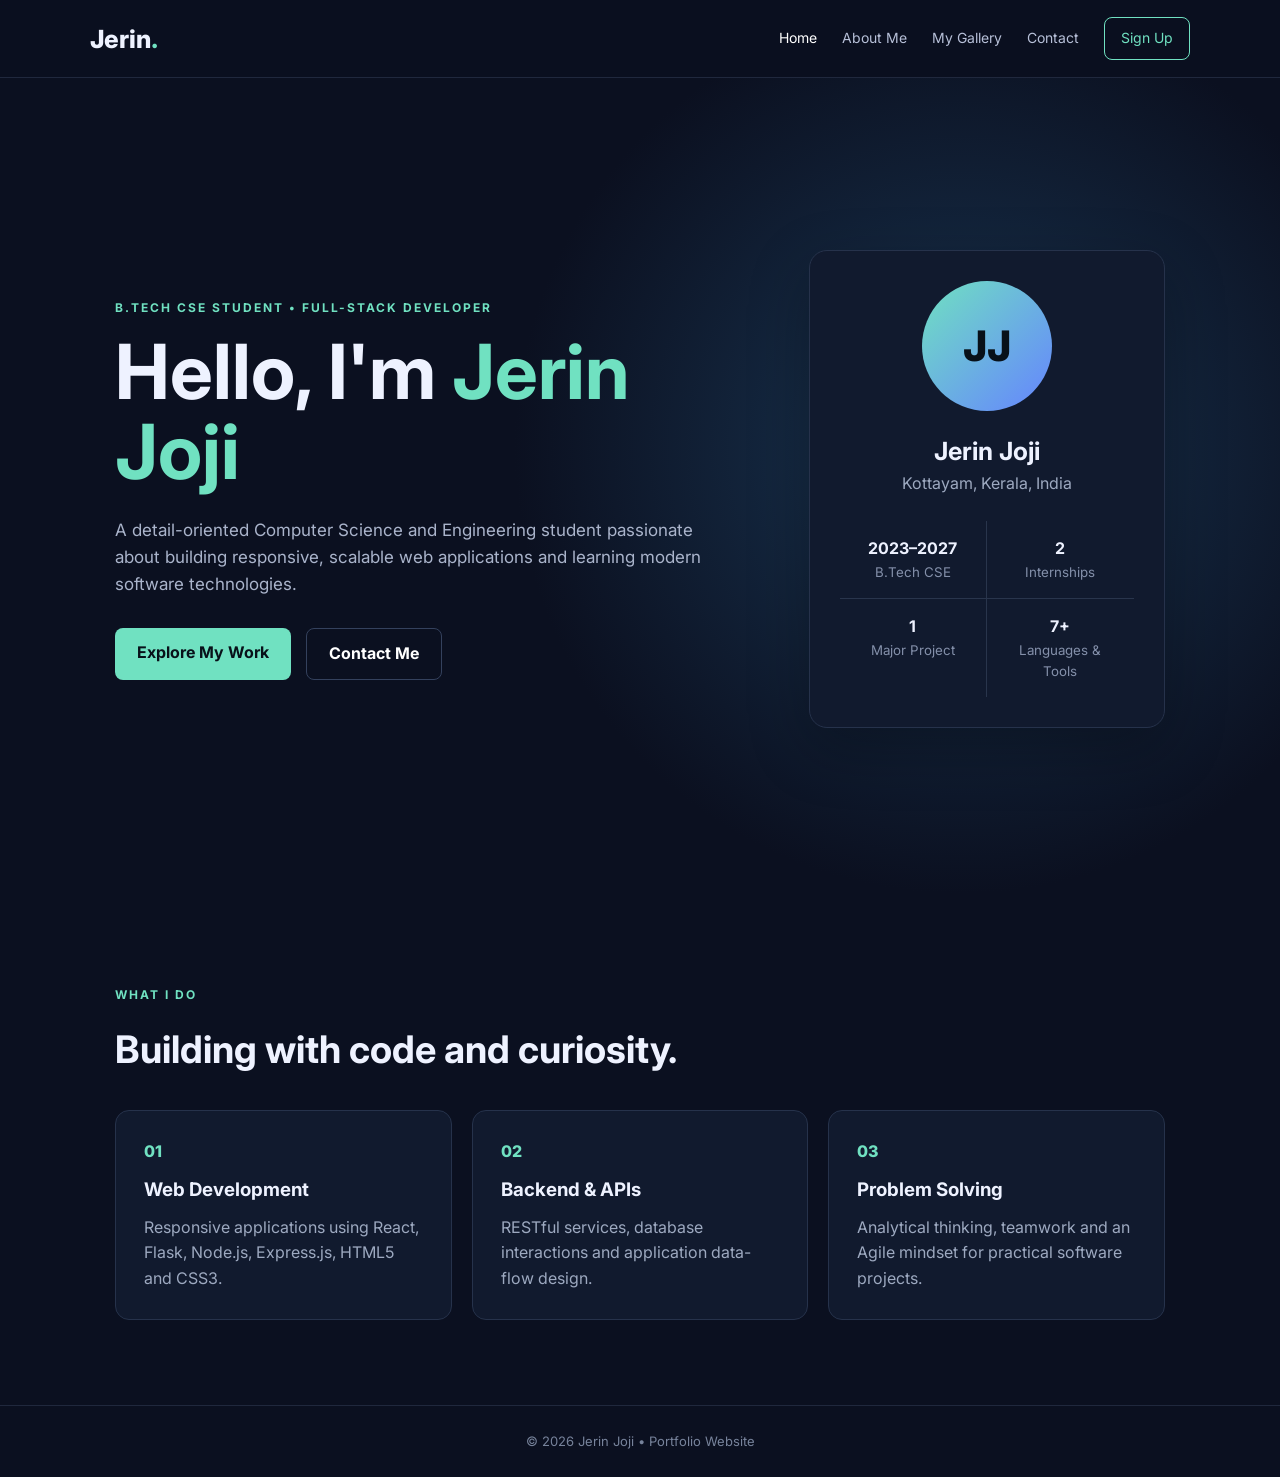
<file: index.html>
<!DOCTYPE html>
<html lang="en">
<head>
  <meta charset="UTF-8">
  <meta name="viewport" content="width=device-width, initial-scale=1.0">
  <title>Jerin Joji | Portfolio</title>
  <link rel="stylesheet" href="style.css">
</head>
<body>
<header class="navbar">
  <a class="logo" href="index.html">Jerin<span>.</span></a>
  <nav>
    <a class="active" href="index.html">Home</a>
    <a href="about.html">About Me</a>
    <a href="gallery.html">My Gallery</a>
    <a href="contact.html">Contact</a>
    <a class="nav-btn" href="signup.html">Sign Up</a>
  </nav>
</header>

<main>
<section class="hero">
  <div class="hero-text">
    <p class="eyebrow">B.Tech CSE Student • Full-Stack Developer</p>
    <h1>Hello, I'm <span>Jerin Joji</span></h1>
    <p class="lead">A detail-oriented Computer Science and Engineering student passionate about building responsive, scalable web applications and learning modern software technologies.</p>
    <div class="actions">
      <a class="btn" href="about.html">Explore My Work</a>
      <a class="btn outline" href="contact.html">Contact Me</a>
    </div>
  </div>
  <div class="hero-card">
    <div class="avatar">JJ</div>
    <h2>Jerin Joji</h2>
    <p>Kottayam, Kerala, India</p>
    <div class="mini-grid">
      <div><b>2023–2027</b><small>B.Tech CSE</small></div>
      <div><b>2</b><small>Internships</small></div>
      <div><b>1</b><small>Major Project</small></div>
      <div><b>7+</b><small>Languages & Tools</small></div>
    </div>
  </div>
</section>

<section class="section">
  <p class="eyebrow">What I Do</p>
  <h2>Building with code and curiosity.</h2>
  <div class="cards">
    <article><div class="icon">01</div><h3>Web Development</h3><p>Responsive applications using React, Flask, Node.js, Express.js, HTML5 and CSS3.</p></article>
    <article><div class="icon">02</div><h3>Backend & APIs</h3><p>RESTful services, database interactions and application data-flow design.</p></article>
    <article><div class="icon">03</div><h3>Problem Solving</h3><p>Analytical thinking, teamwork and an Agile mindset for practical software projects.</p></article>
  </div>
</section>
</main>
<footer>© 2026 Jerin Joji • Portfolio Website</footer>
</body>
</html>
</file>
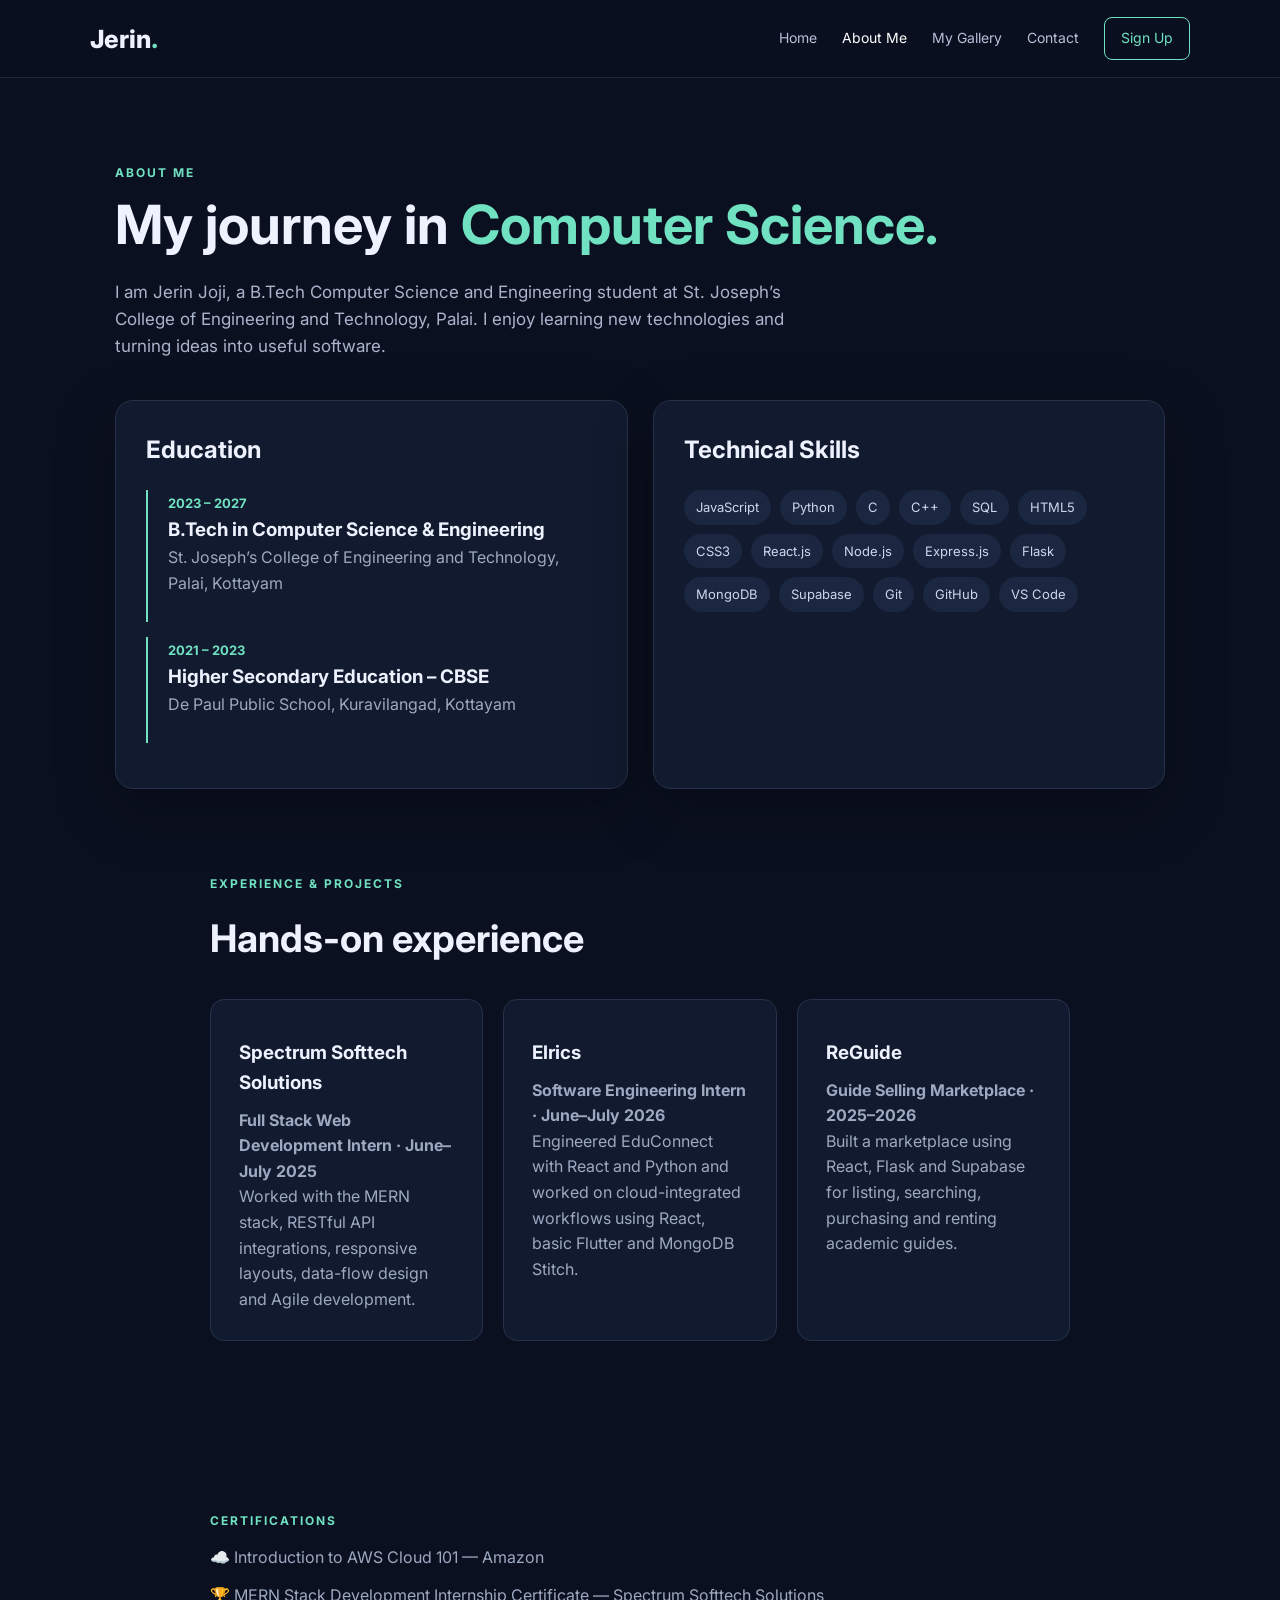
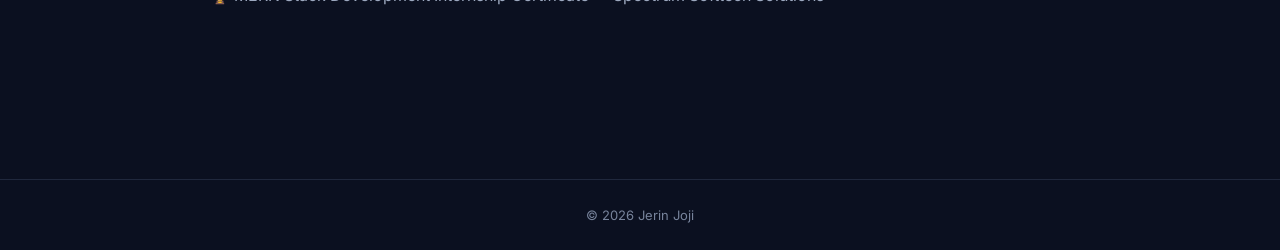
<file: about.html>
<!DOCTYPE html>
<html lang="en"><head><meta charset="UTF-8"><meta name="viewport" content="width=device-width,initial-scale=1.0"><title>About | Jerin Joji</title><link rel="stylesheet" href="style.css"></head>
<body>
<header class="navbar"><a class="logo" href="index.html">Jerin<span>.</span></a><nav><a href="index.html">Home</a><a class="active" href="about.html">About Me</a><a href="gallery.html">My Gallery</a><a href="contact.html">Contact</a><a class="nav-btn" href="signup.html">Sign Up</a></nav></header>
<main class="page">
<p class="eyebrow">About Me</p><h1>My journey in <span>Computer Science.</span></h1>
<p class="intro">I am Jerin Joji, a B.Tech Computer Science and Engineering student at St. Joseph’s College of Engineering and Technology, Palai. I enjoy learning new technologies and turning ideas into useful software.</p>
<section class="two-col">
<div class="panel"><h2>Education</h2><div class="timeline"><div><b>2023 – 2027</b><h3>B.Tech in Computer Science & Engineering</h3><p>St. Joseph’s College of Engineering and Technology, Palai, Kottayam</p></div><div><b>2021 – 2023</b><h3>Higher Secondary Education – CBSE</h3><p>De Paul Public School, Kuravilangad, Kottayam</p></div></div></div>
<div class="panel"><h2>Technical Skills</h2><div class="tags"><span>JavaScript</span><span>Python</span><span>C</span><span>C++</span><span>SQL</span><span>HTML5</span><span>CSS3</span><span>React.js</span><span>Node.js</span><span>Express.js</span><span>Flask</span><span>MongoDB</span><span>Supabase</span><span>Git</span><span>GitHub</span><span>VS Code</span></div></div>
</section>
<section class="section"><p class="eyebrow">Experience & Projects</p><h2>Hands-on experience</h2><div class="cards">
<article><h3>Spectrum Softtech Solutions</h3><p><b>Full Stack Web Development Intern · June–July 2025</b></p><p>Worked with the MERN stack, RESTful API integrations, responsive layouts, data-flow design and Agile development.</p></article>
<article><h3>Elrics</h3><p><b>Software Engineering Intern · June–July 2026</b></p><p>Engineered EduConnect with React and Python and worked on cloud-integrated workflows using React, basic Flutter and MongoDB Stitch.</p></article>
<article><h3>ReGuide</h3><p><b>Guide Selling Marketplace · 2025–2026</b></p><p>Built a marketplace using React, Flask and Supabase for listing, searching, purchasing and renting academic guides.</p></article>
</div></section>
<section class="section"><p class="eyebrow">Certifications</p><div class="certs"><div>☁️ Introduction to AWS Cloud 101 — Amazon</div><div>🏆 MERN Stack Development Internship Certificate — Spectrum Softtech Solutions</div></div></section>
</main><footer>© 2026 Jerin Joji</footer></body></html>
</file>
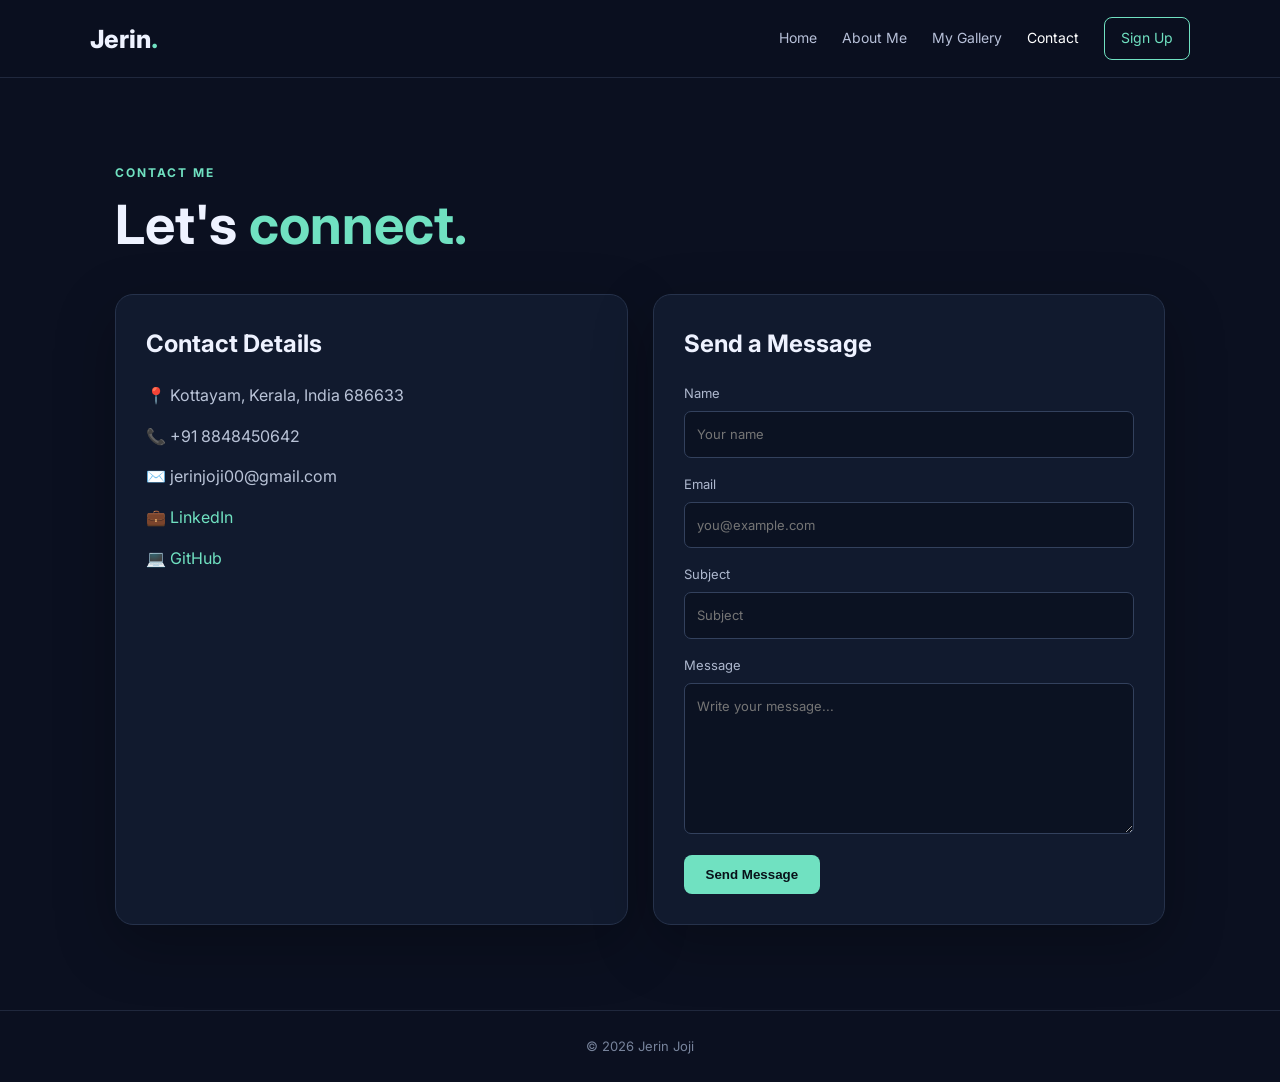
<file: contact.html>
<!DOCTYPE html>
<html lang="en"><head><meta charset="UTF-8"><meta name="viewport" content="width=device-width,initial-scale=1.0"><title>Contact | Jerin Joji</title><link rel="stylesheet" href="style.css"></head>
<body>
<header class="navbar"><a class="logo" href="index.html">Jerin<span>.</span></a><nav><a href="index.html">Home</a><a href="about.html">About Me</a><a href="gallery.html">My Gallery</a><a class="active" href="contact.html">Contact</a><a class="nav-btn" href="signup.html">Sign Up</a></nav></header>
<main class="page"><p class="eyebrow">Contact Me</p><h1>Let's <span>connect.</span></h1><div class="two-col contact-grid">
<section class="panel"><h2>Contact Details</h2><p>📍 Kottayam, Kerala, India 686633</p><p>📞 +91 8848450642</p><p>✉️ jerinjoji00@gmail.com</p><p>💼 <a href="https://linkedin.com/in/jerin-joji" target="_blank">LinkedIn</a></p><p>💻 <a href="https://github.com/jerinjoji00" target="_blank">GitHub</a></p></section>
<section class="panel"><h2>Send a Message</h2><form><label>Name<input type="text" name="name" placeholder="Your name"></label><label>Email<input type="email" name="email" placeholder="you@example.com"></label><label>Subject<input type="text" name="subject" placeholder="Subject"></label><label>Message<textarea name="message" rows="6" placeholder="Write your message..."></textarea></label><button class="btn" type="submit">Send Message</button></form></section>
</div></main><footer>© 2026 Jerin Joji</footer></body></html>
</file>
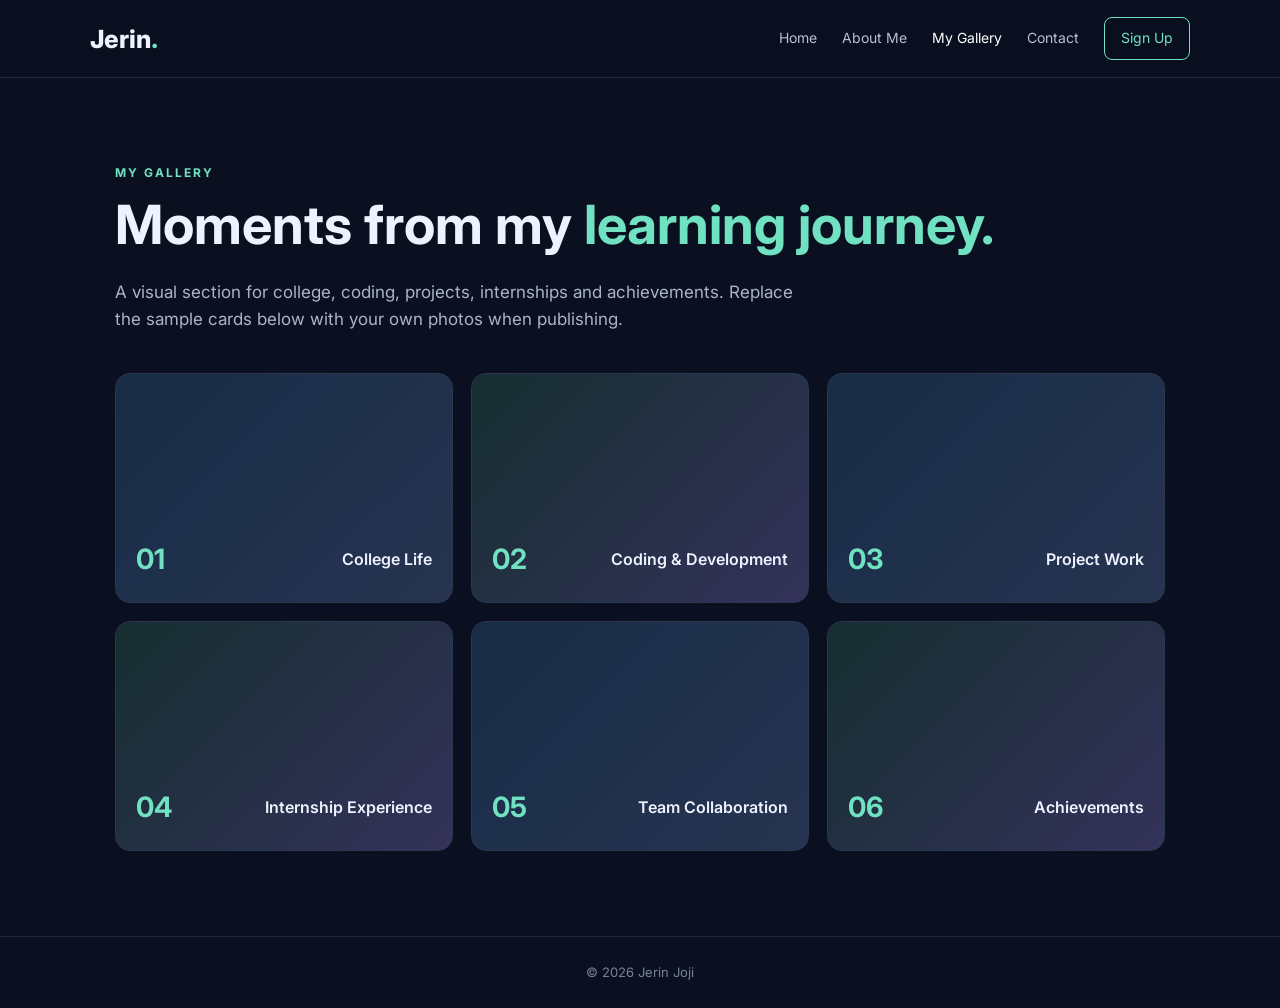
<file: gallery.html>
<!DOCTYPE html>
<html lang="en"><head><meta charset="UTF-8"><meta name="viewport" content="width=device-width,initial-scale=1.0"><title>Gallery | Jerin Joji</title><link rel="stylesheet" href="style.css"></head>
<body>
<header class="navbar"><a class="logo" href="index.html">Jerin<span>.</span></a><nav><a href="index.html">Home</a><a href="about.html">About Me</a><a class="active" href="gallery.html">My Gallery</a><a href="contact.html">Contact</a><a class="nav-btn" href="signup.html">Sign Up</a></nav></header>
<main class="page"><p class="eyebrow">My Gallery</p><h1>Moments from my <span>learning journey.</span></h1><p class="intro">A visual section for college, coding, projects, internships and achievements. Replace the sample cards below with your own photos when publishing.</p>
<div class="gallery">
<div class="photo p1"><div><b>01</b><span>College Life</span></div></div>
<div class="photo p2"><div><b>02</b><span>Coding & Development</span></div></div>
<div class="photo p3"><div><b>03</b><span>Project Work</span></div></div>
<div class="photo p4"><div><b>04</b><span>Internship Experience</span></div></div>
<div class="photo p5"><div><b>05</b><span>Team Collaboration</span></div></div>
<div class="photo p6"><div><b>06</b><span>Achievements</span></div></div>
</div></main><footer>© 2026 Jerin Joji</footer></body></html>
</file>
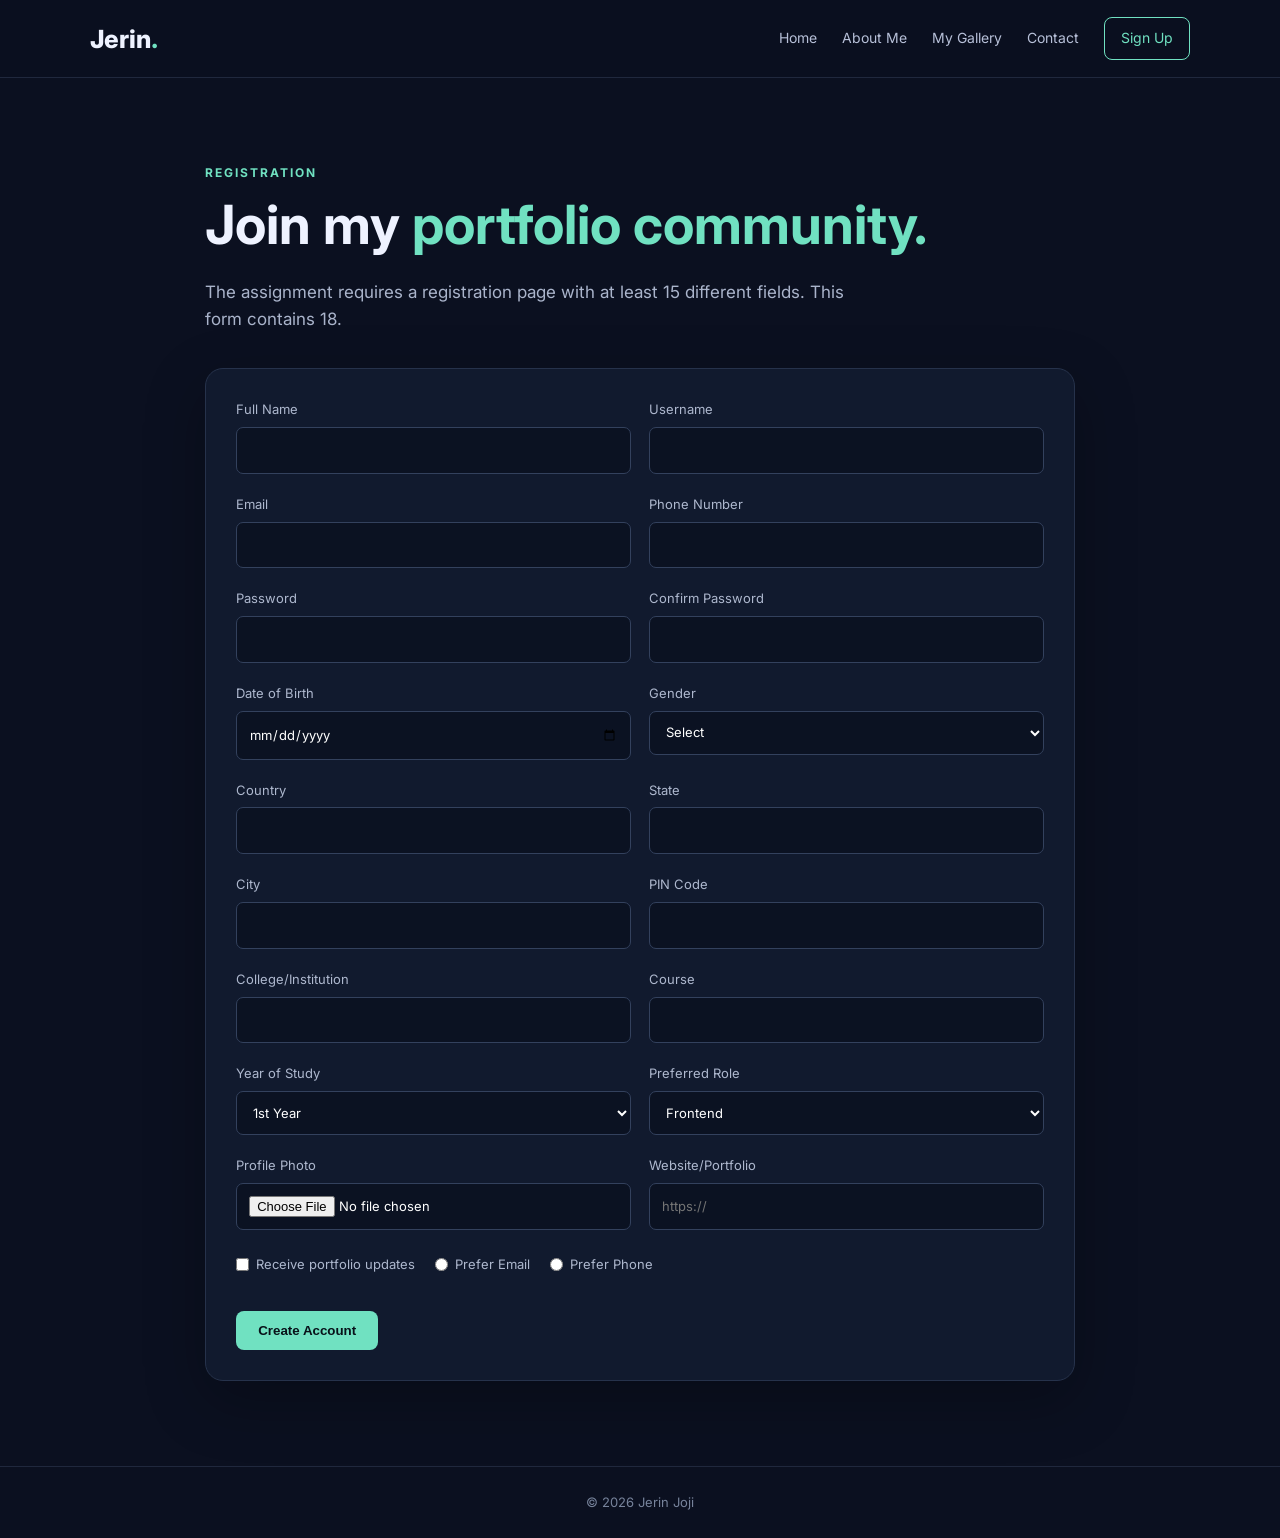
<file: signup.html>
<!DOCTYPE html>
<html lang="en"><head><meta charset="UTF-8"><meta name="viewport" content="width=device-width,initial-scale=1.0"><title>Sign Up | Jerin Joji</title><link rel="stylesheet" href="style.css"></head>
<body>
<header class="navbar"><a class="logo" href="index.html">Jerin<span>.</span></a><nav><a href="index.html">Home</a><a href="about.html">About Me</a><a href="gallery.html">My Gallery</a><a href="contact.html">Contact</a><a class="nav-btn active" href="signup.html">Sign Up</a></nav></header>
<main class="page narrow"><p class="eyebrow">Registration</p><h1>Join my <span>portfolio community.</span></h1><p class="intro">The assignment requires a registration page with at least 15 different fields. This form contains 18.</p>
<form class="signup-form panel">
<div class="form-grid">
<label>Full Name<input type="text" name="fullname"></label><label>Username<input type="text" name="username"></label>
<label>Email<input type="email" name="email"></label><label>Phone Number<input type="tel" name="phone"></label>
<label>Password<input type="password" name="password"></label><label>Confirm Password<input type="password" name="confirm"></label>
<label>Date of Birth<input type="date" name="dob"></label><label>Gender<select name="gender"><option>Select</option><option>Male</option><option>Female</option><option>Other</option></select></label>
<label>Country<input type="text" name="country"></label><label>State<input type="text" name="state"></label>
<label>City<input type="text" name="city"></label><label>PIN Code<input type="number" name="pin"></label>
<label>College/Institution<input type="text" name="college"></label><label>Course<input type="text" name="course"></label>
<label>Year of Study<select name="year"><option>1st Year</option><option>2nd Year</option><option>3rd Year</option><option>4th Year</option></select></label>
<label>Preferred Role<select name="role"><option>Frontend</option><option>Backend</option><option>Full Stack</option><option>Other</option></select></label>
<label>Profile Photo<input type="file" name="photo"></label><label>Website/Portfolio<input type="url" name="website" placeholder="https://"></label>
</div>
<div class="checks"><label><input type="checkbox" name="updates"> Receive portfolio updates</label><label><input type="radio" name="contact" value="email"> Prefer Email</label><label><input type="radio" name="contact" value="phone"> Prefer Phone</label></div>
<button class="btn" type="submit">Create Account</button>
</form></main><footer>© 2026 Jerin Joji</footer></body></html>
</file>
<file: style.css>
@import url('https://fonts.googleapis.com/css2?family=Inter:wght@400;500;600;700;800&display=swap');
*{box-sizing:border-box;margin:0;padding:0}body{font-family:Inter,Arial,sans-serif;background:#0b1020;color:#eef2ff;line-height:1.6}a{color:inherit;text-decoration:none}.navbar{height:78px;padding:0 7%;display:flex;align-items:center;justify-content:space-between;border-bottom:1px solid #20283d;background:#0b1020dd;position:sticky;top:0;z-index:5;backdrop-filter:blur(12px)}.logo{font-size:25px;font-weight:800}.logo span,h1 span{color:#70e1c1}.navbar nav{display:flex;align-items:center;gap:25px}.navbar nav a{font-size:14px;color:#b7c0d8}.navbar nav a:hover,.navbar nav .active{color:#fff}.nav-btn{padding:9px 16px;border:1px solid #70e1c1;border-radius:8px;color:#70e1c1!important}.hero{min-height:calc(100vh - 78px);display:grid;grid-template-columns:1.4fr .8fr;gap:70px;align-items:center;padding:70px 9%;background:radial-gradient(circle at 75% 45%,#193552 0,#0b1020 42%)}.eyebrow{text-transform:uppercase;letter-spacing:2px;font-size:12px;color:#70e1c1;font-weight:700;margin-bottom:15px}.hero h1,.page h1{font-size:clamp(42px,6vw,76px);line-height:1.05;margin-bottom:25px}.lead,.intro{color:#aab4cb;max-width:680px;font-size:17px}.actions{display:flex;gap:15px;margin-top:30px}.btn{display:inline-block;border:0;background:#70e1c1;color:#081119;padding:12px 22px;border-radius:8px;font-weight:700;cursor:pointer}.btn.outline{background:transparent;border:1px solid #34415d;color:#fff}.hero-card,.panel{background:#111a2e;border:1px solid #26324b;border-radius:18px;padding:30px;box-shadow:0 20px 60px #0004}.hero-card{text-align:center}.avatar{height:130px;width:130px;margin:0 auto 20px;border-radius:50%;display:grid;place-items:center;background:linear-gradient(135deg,#70e1c1,#6584ff);color:#081119;font-size:42px;font-weight:800}.hero-card h2{font-size:25px}.hero-card p{color:#9da9c0}.mini-grid{display:grid;grid-template-columns:1fr 1fr;gap:1px;margin-top:25px;background:#29354c}.mini-grid div{background:#111a2e;padding:15px}.mini-grid b,.mini-grid small{display:block}.mini-grid small{color:#8490aa}.section,.page{padding:85px 9%}.section h2{font-size:38px;margin-bottom:30px}.cards{display:grid;grid-template-columns:repeat(3,1fr);gap:20px}.cards article{background:#111a2e;border:1px solid #26324b;border-radius:14px;padding:28px}.cards h3{margin:10px 0}.cards p{color:#9da9c0}.icon{color:#70e1c1;font-weight:800}.page{min-height:calc(100vh - 140px)}.page>h1{font-size:54px;max-width:900px}.two-col{display:grid;grid-template-columns:1fr 1fr;gap:25px;margin-top:40px}.panel h2{margin-bottom:20px}.timeline>div{padding:0 0 25px 20px;border-left:2px solid #70e1c1;margin-bottom:15px}.timeline b{color:#70e1c1;font-size:13px}.timeline p,.certs{color:#9da9c0}.tags{display:flex;flex-wrap:wrap;gap:9px}.tags span{padding:7px 12px;border-radius:20px;background:#1b2740;color:#cdd6ea;font-size:13px}.certs{display:grid;gap:12px}.gallery{display:grid;grid-template-columns:repeat(3,1fr);gap:18px;margin-top:40px}.photo{height:230px;border-radius:15px;border:1px solid #2b3852;display:flex;align-items:end;padding:20px;overflow:hidden;background:linear-gradient(135deg,#172c46,#273451)}.photo:nth-child(even){background:linear-gradient(135deg,#152e30,#34325a)}.photo div{display:flex;justify-content:space-between;width:100%;align-items:center}.photo b{font-size:28px;color:#70e1c1}.photo span{font-weight:600}.contact-grid p{margin:15px 0;color:#b9c3d7}.contact-grid a{color:#70e1c1}label{display:block;font-size:13px;color:#aeb8ce;margin-bottom:16px}input,select,textarea{width:100%;margin-top:7px;padding:12px;border-radius:7px;border:1px solid #33415d;background:#0b1222;color:#fff;font:inherit}textarea{resize:vertical}.narrow{max-width:1100px;margin:auto}.signup-form{margin-top:35px}.form-grid{display:grid;grid-template-columns:1fr 1fr;gap:4px 18px}.checks{display:flex;gap:20px;flex-wrap:wrap;margin:8px 0 20px}.checks label{display:flex;align-items:center;gap:7px}.checks input{width:auto;margin:0}footer{text-align:center;padding:25px;border-top:1px solid #20283d;color:#77839b;font-size:13px}@media(max-width:800px){.navbar{padding:15px 5%;height:auto;align-items:flex-start}.navbar nav{gap:10px;flex-wrap:wrap;justify-content:flex-end}.hero,.two-col{grid-template-columns:1fr}.hero{padding:60px 7%}.cards,.gallery{grid-template-columns:1fr}.page,.section{padding:60px 7%}.page>h1{font-size:42px}.form-grid{grid-template-columns:1fr}.hero-card{max-width:450px;margin:auto}.navbar nav a{font-size:12px}.nav-btn{padding:6px 10px}}
</file>
